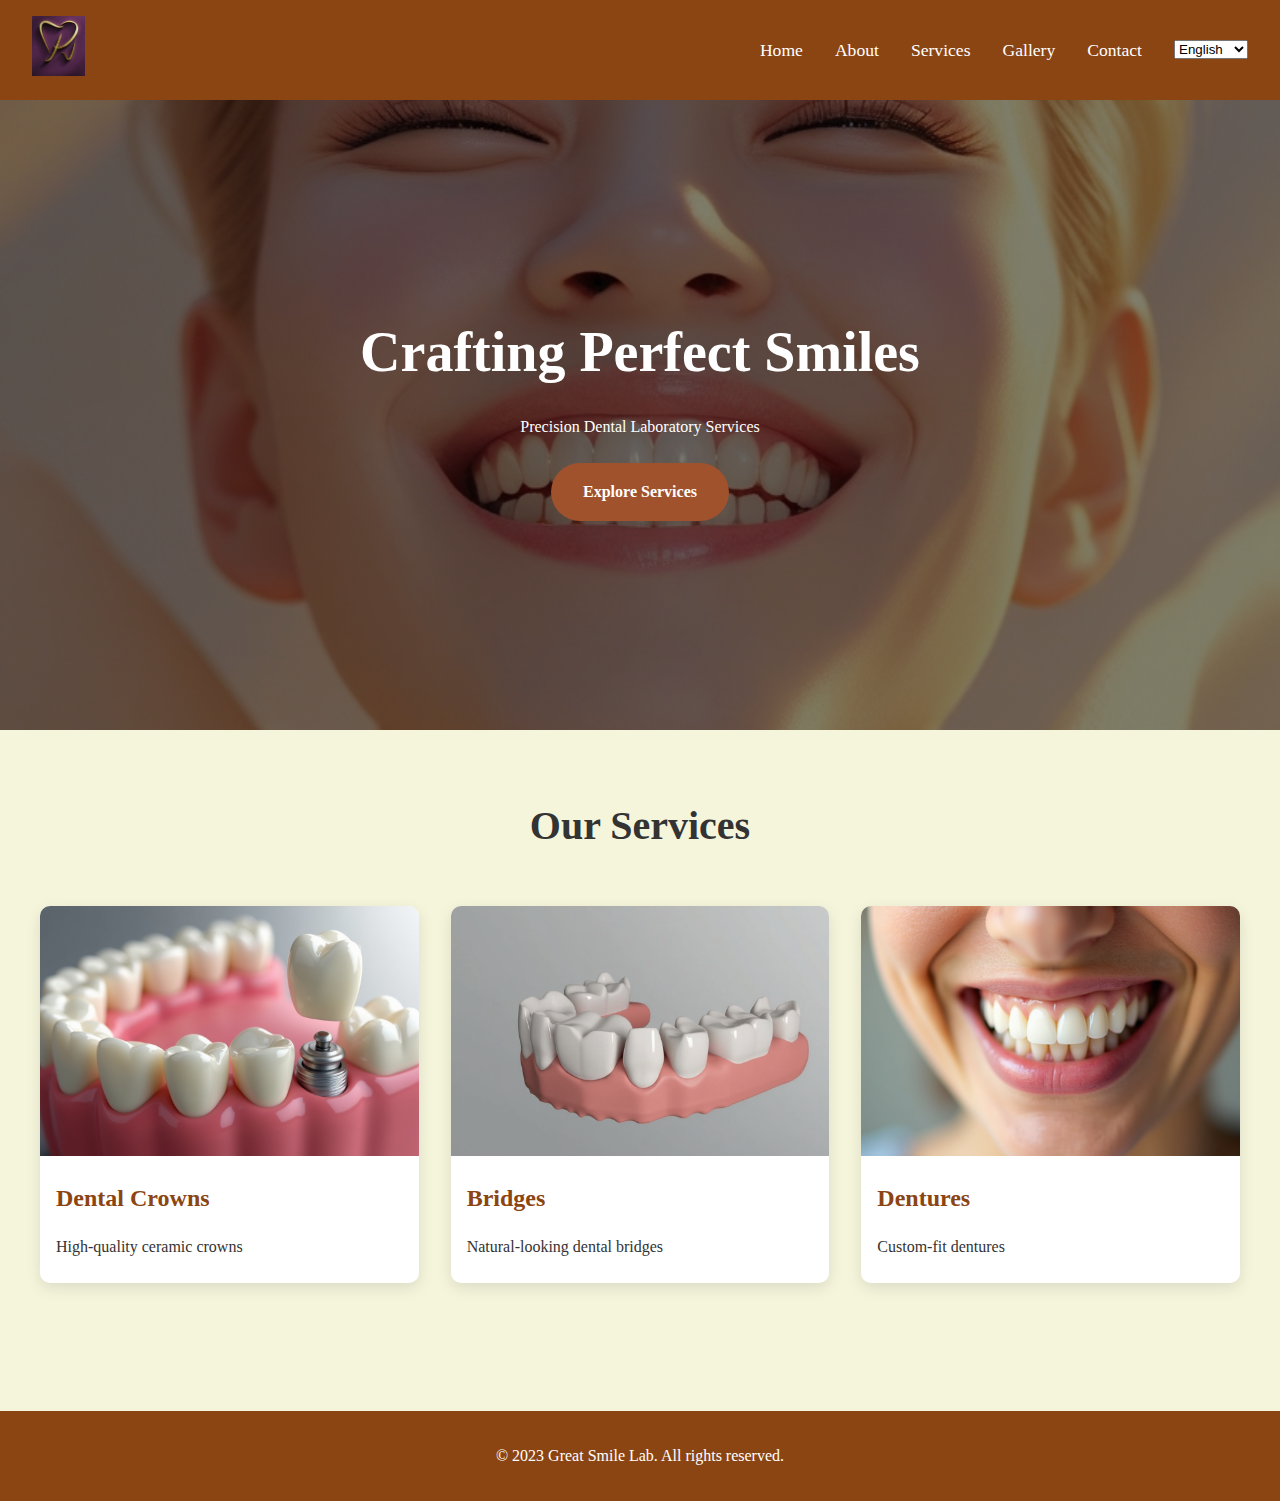
<file: index.html>
<!DOCTYPE html>
<html lang="en">
<head>
    <meta charset="UTF-8">
    <meta name="viewport" content="width=device-width, initial-scale=1.0">
    <title>Great Smile Lab</title>
    <link rel="stylesheet" href="css/styles.css">
</head>
<body>
    <header>
        <div class="logo">
            <img src="images/logo.png" alt="Great Smile Lab Logo">
        </div>
        <nav>
            <ul>
                <li><a href="index.html">Home</a></li>
                <li><a href="about.html">About</a></li>
                <li><a href="services.html">Services</a></li>
                <li><a href="gallery.html">Gallery</a></li>
                <li><a href="contact.html">Contact</a></li>
                <li>
                    <select id="language-switcher">
                        <option value="en">English</option>
                        <option value="ar">العربية</option>
                        <option value="sv">Svenska</option>
                        <option value="da">Dansk</option>
                    </select>
                </li>
            </ul>
        </nav>
    </header>

    <section class="hero">
        <div class="hero-content">
            <h1>Crafting Perfect Smiles</h1>
            <p>Precision Dental Laboratory Services</p>
            <a href="services.html" class="cta-button">Explore Services</a>
        </div>
    </section>

    <section class="services">
        <h2>Our Services</h2>
        <div class="services-grid">
            <div class="service-card">
                <img src="images/dental-crown.jpg" alt="Dental Crowns">
                <h3>Dental Crowns</h3>
                <p>High-quality ceramic crowns</p>
            </div>
            <div class="service-card">
                <img src="images/dental-bridge.jpg" alt="Dental Bridges">
                <h3>Bridges</h3>
                <p>Natural-looking dental bridges</p>
            </div>
            <div class="service-card">
                <img src="images/dentures.jpg" alt="Dentures">
                <h3>Dentures</h3>
                <p>Custom-fit dentures</p>
            </div>
        </div>
    </section>

    <footer>
        <p>&copy; 2023 Great Smile Lab. All rights reserved.</p>
    </footer>

    <script src="js/script.js"></script>
</body>
</html>
</file>
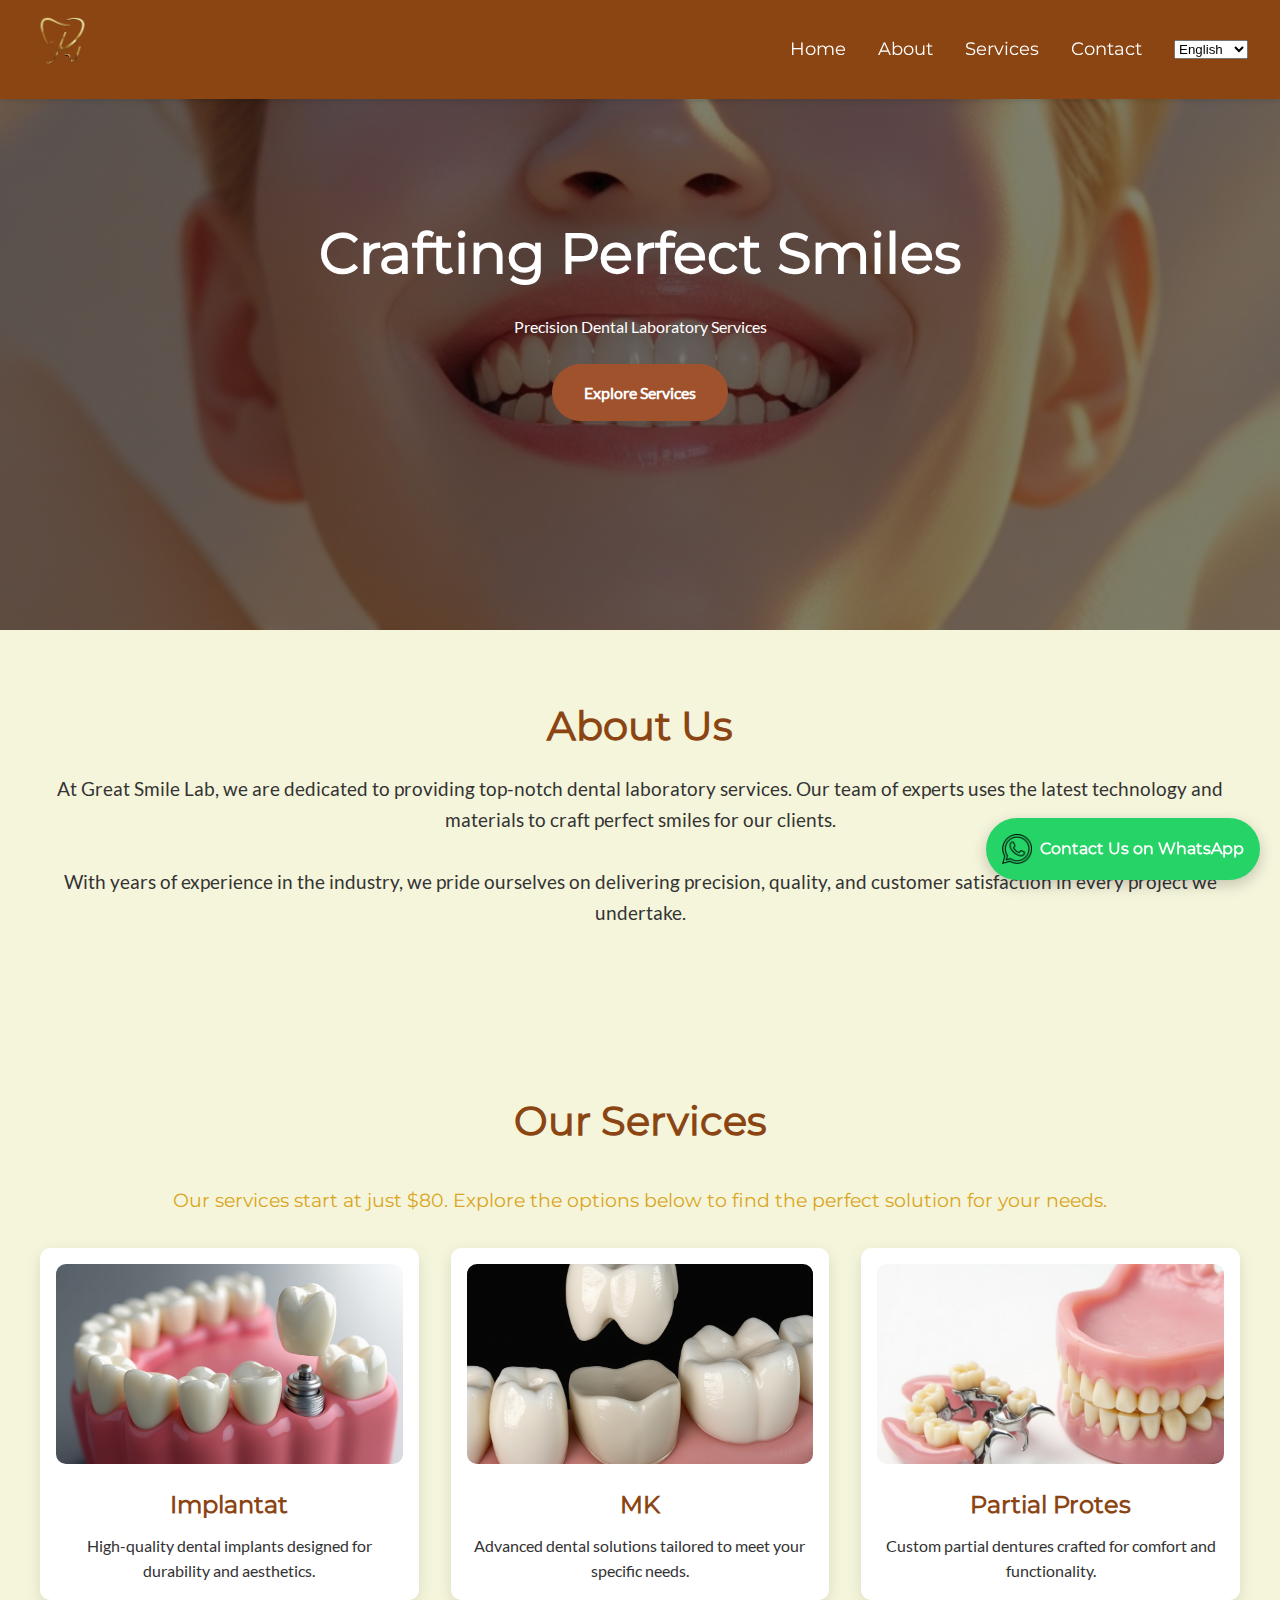
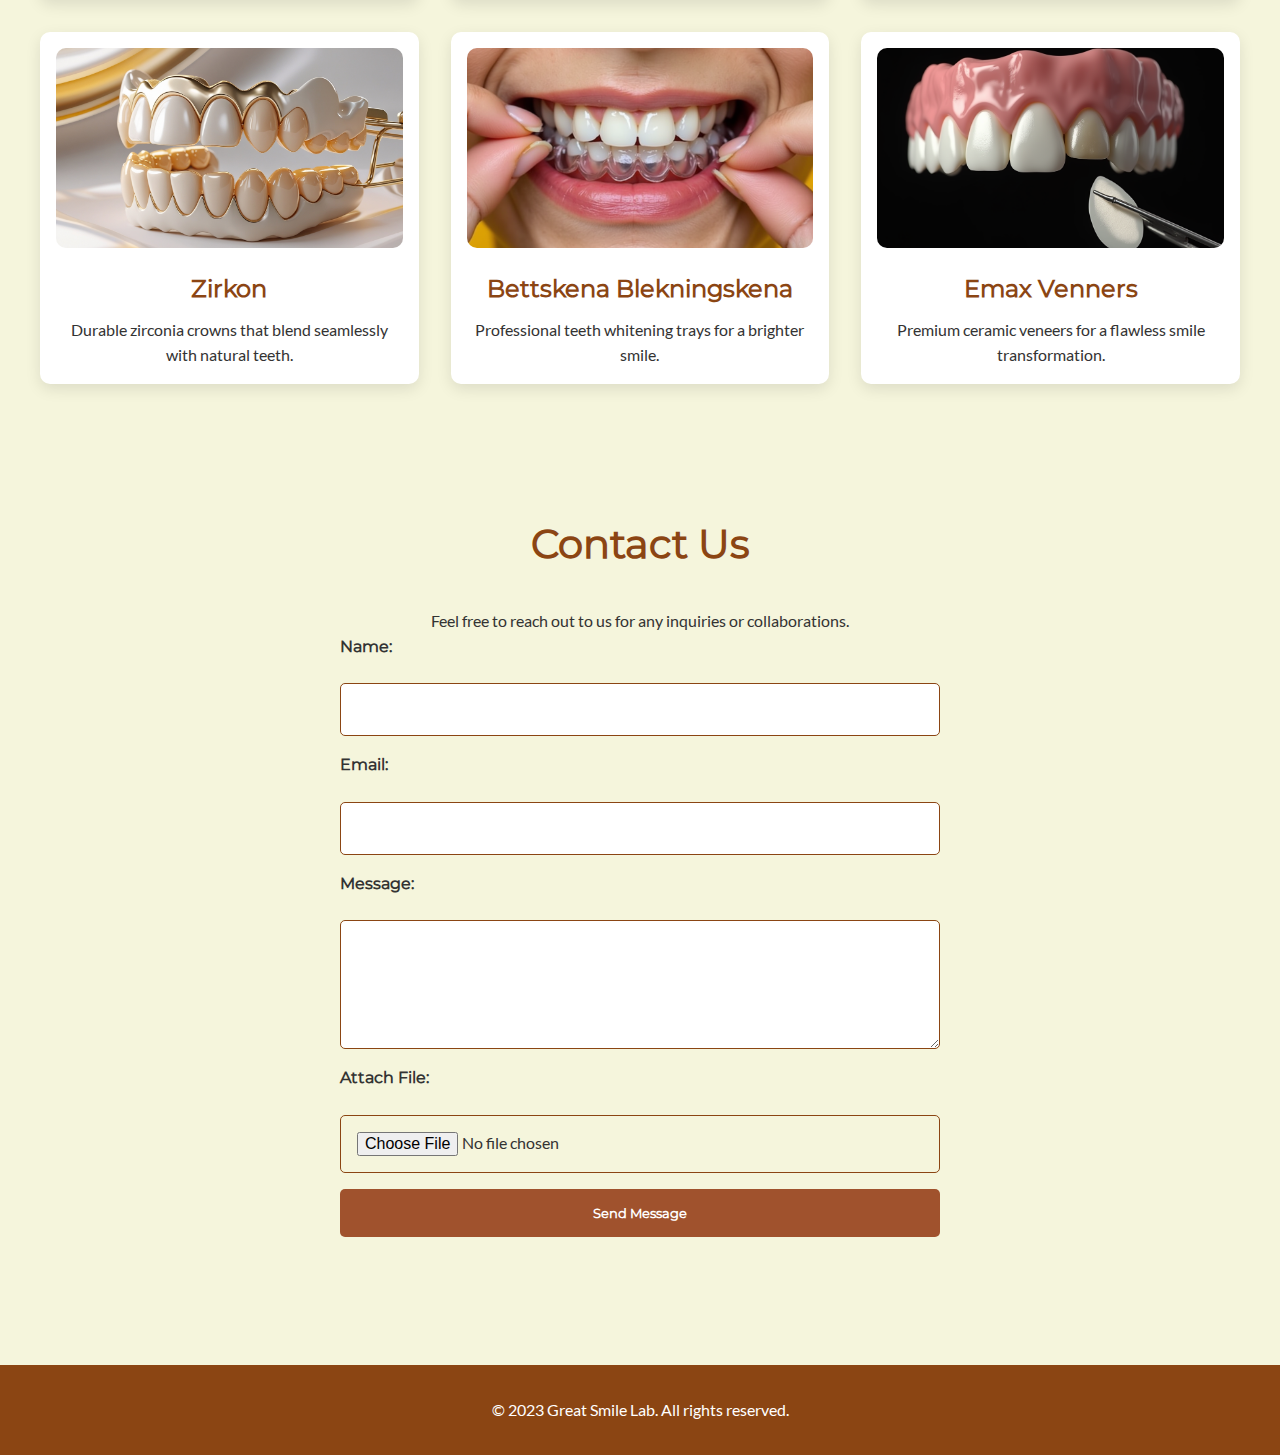
<file: greatsmilelab-main/index.html>
<!DOCTYPE html>
<html lang="en">
<head>
    <meta charset="UTF-8">
    <meta name="viewport" content="width=device-width, initial-scale=1.0">
    <title>Great Smile Lab</title>
    <link rel="stylesheet" href="css/styles.css">
    <link rel="icon" type="image/png" href="images/logo.png"> <!-- Favicon -->
</head>
<body>
    <!-- Header Section -->
    <header>
        <div class="logo">
            <img src="images/logo.png" alt="Great Smile Lab Logo">
        </div>
        <nav>
            <ul>
                <li><a href="#home">Home</a></li>
                <li><a href="#about">About</a></li>
                <li><a href="#services">Services</a></li>
                <li><a href="#contact">Contact</a></li>
                <li>
                    <select id="language-switcher">
                        <option value="en">English</option>
                        <option value="ar">العربية</option>
                        <option value="sv">Svenska</option>
                        <option value="da">Dansk</option>
                    </select>
                </li>
            </ul>
        </nav>
    </header>

    <!-- Hero Section with Background Image -->
    <section id="home" class="hero">
        <div class="hero-content">
            <h1>Crafting Perfect Smiles</h1>
            <p>Precision Dental Laboratory Services</p>
            <a href="#services" class="cta-button">Explore Services</a>
        </div>
    </section>

    <!-- About Section -->
    <section id="about" class="about">
        <h2>About Us</h2>
        <p>At Great Smile Lab, we are dedicated to providing top-notch dental laboratory services. Our team of experts uses the latest technology and materials to craft perfect smiles for our clients.</p>
        <p>With years of experience in the industry, we pride ourselves on delivering precision, quality, and customer satisfaction in every project we undertake.</p>
    </section>

    <!-- Services Section -->
    <section id="services" class="services">
        <h2>Our Services</h2>
        <p class="price-note">Our services start at just $80. Explore the options below to find the perfect solution for your needs.</p>
        <div class="services-grid">
            <div class="service-card">
                <img src="images/implantat.jpg" alt="Implantat">
                <h3>Implantat</h3>
                <p>High-quality dental implants designed for durability and aesthetics.</p>
            </div>
            <div class="service-card">
                <img src="images/mk.jpg" alt="MK">
                <h3>MK</h3>
                <p>Advanced dental solutions tailored to meet your specific needs.</p>
            </div>
            <div class="service-card">
                <img src="images/partial_protes.jpg" alt="Partial Protes">
                <h3>Partial Protes</h3>
                <p>Custom partial dentures crafted for comfort and functionality.</p>
            </div>
            <div class="service-card">
                <img src="images/zirkon.jpg" alt="Zirkon">
                <h3>Zirkon</h3>
                <p>Durable zirconia crowns that blend seamlessly with natural teeth.</p>
            </div>
            <div class="service-card">
                <img src="images/Bettskena-blekningskena.jpg" alt="Bettskena Blekningskena">
                <h3>Bettskena Blekningskena</h3>
                <p>Professional teeth whitening trays for a brighter smile.</p>
            </div>
            <div class="service-card">
                <img src="images/emax-venner.jpg" alt="Emax Venners">
                <h3>Emax Venners</h3>
                <p>Premium ceramic veneers for a flawless smile transformation.</p>
            </div>
        </div>
    </section>

    <!-- Contact Section -->
    <section id="contact" class="contact-section">
        <h2>Contact Us</h2>
        <p>Feel free to reach out to us for any inquiries or collaborations.</p>
        <form action="#" method="POST" enctype="multipart/form-data">
            <label for="name">Name:</label>
            <input type="text" id="name" name="name" required>
            
            <label for="email">Email:</label>
            <input type="email" id="email" name="email" required>
            
            <label for="message">Message:</label>
            <textarea id="message" name="message" rows="5" required></textarea>
            
            <label for="file">Attach File:</label>
            <input type="file" id="file" name="file">
            
            <button type="submit">Send Message</button>
        </form>
    </section>

    <!-- WhatsApp Floating Button -->
    <a href="https://wa.me/46737012177" target="_blank" class="whatsapp-button">
        <img src="images/whatsapp-icon.png" alt="WhatsApp">
        <span>Contact Us on WhatsApp</span>
    </a>

    <!-- Footer Section -->
    <footer>
        <p>&copy; 2023 Great Smile Lab. All rights reserved.</p>
    </footer>
    <script src="js/script.js"></script>
</body>
</html>
</file>
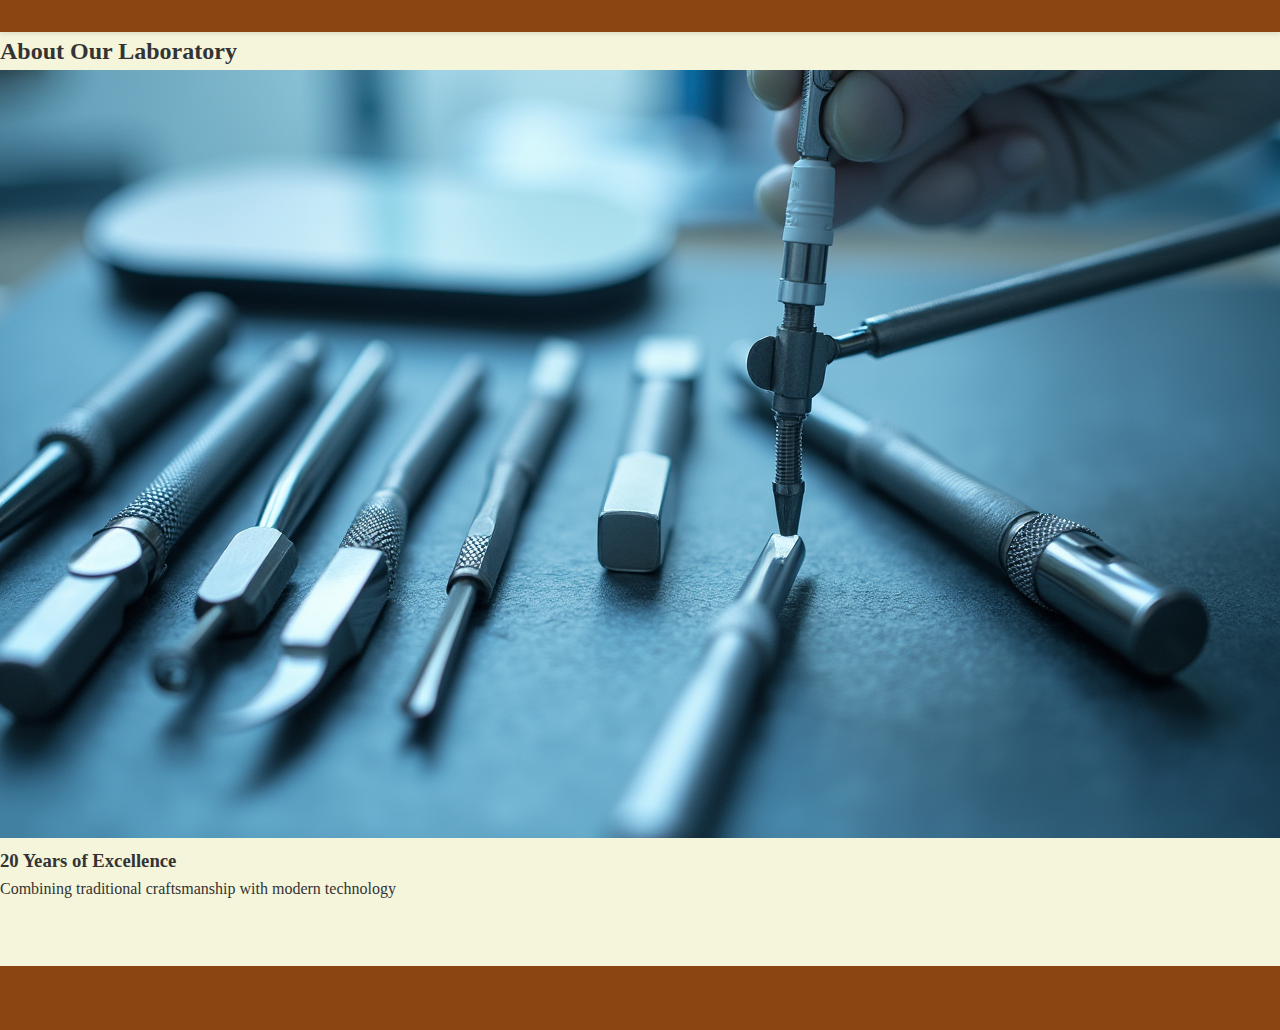
<file: about.html>
<!DOCTYPE html>
<html lang="en">
<head>
    <meta charset="UTF-8">
    <meta name="viewport" content="width=device-width, initial-scale=1.0">
    <title>About Us - Great Smile Lab</title>
    <link rel="stylesheet" href="css/styles.css">
</head>
<body>
    <header>
        <!-- نفس الهيدر كما في الصفحة الرئيسية -->
    </header>

    <section class="about">
        <h2>About Our Laboratory</h2>
        <div class="about-content">
            <img src="images/lab-equipment.jpg" alt="Our Laboratory">
            <div class="text-content">
                <h3>20 Years of Excellence</h3>
                <p>Combining traditional craftsmanship with modern technology</p>
            </div>
        </div>
    </section>

    <footer>
        <!-- نفس الفوتر -->
    </footer>
</body>
</html>
</file>
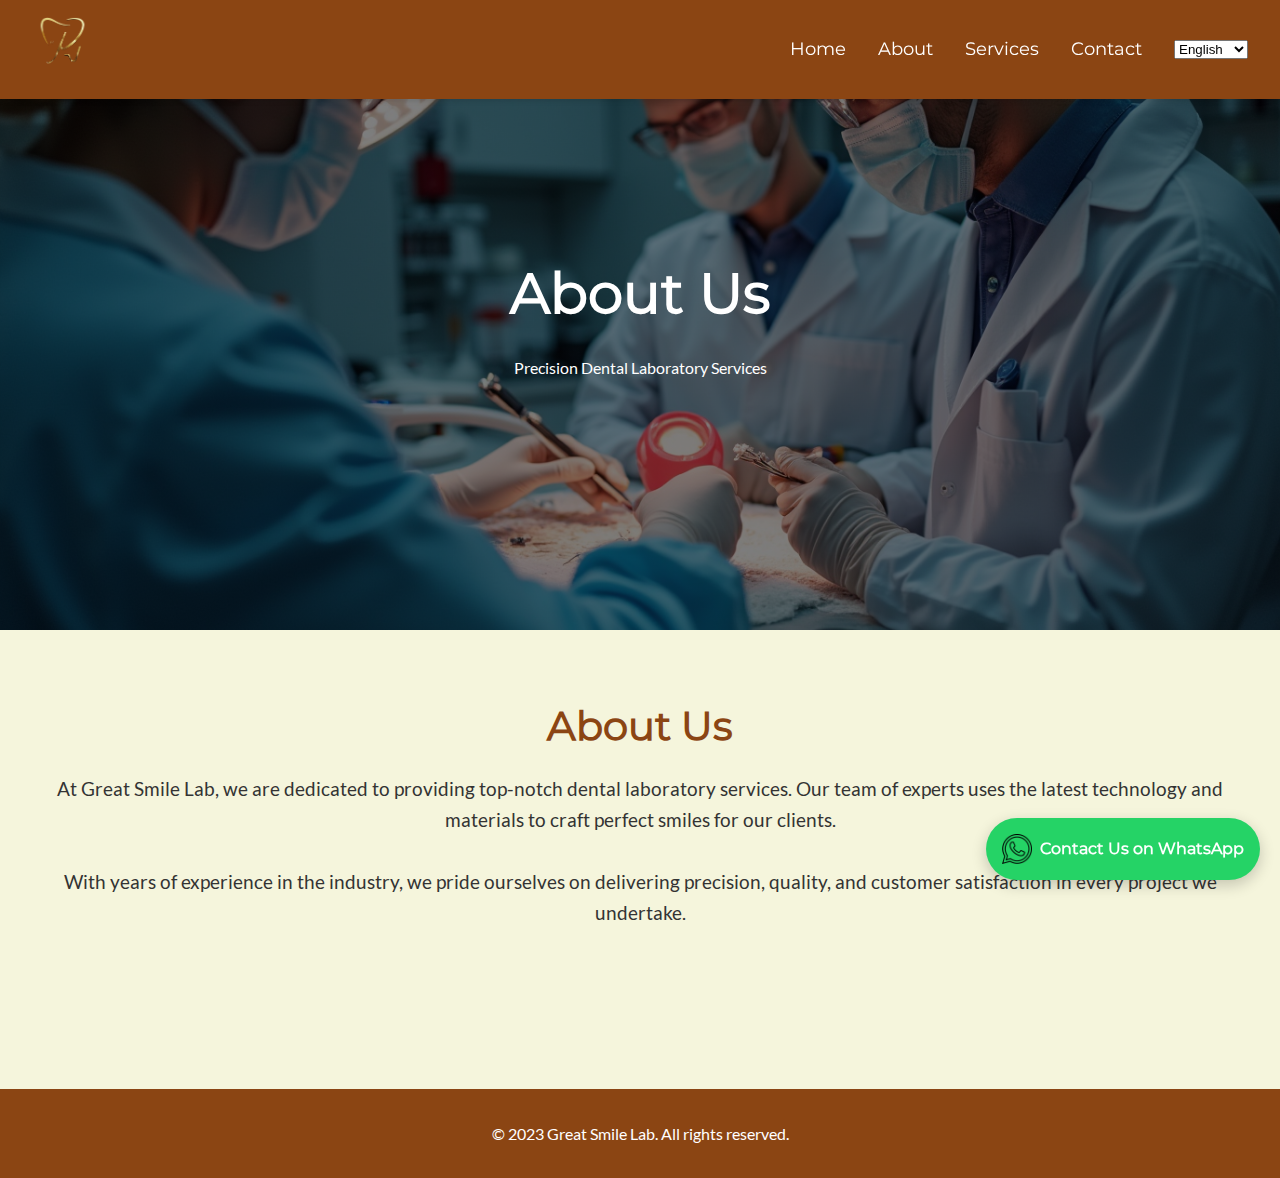
<file: greatsmilelab-main/about.html>
<!DOCTYPE html>
<html lang="en">
<head>
    <meta charset="UTF-8">
    <meta name="viewport" content="width=device-width, initial-scale=1.0">
    <title>About Us - Great Smile Lab</title>
    <link rel="stylesheet" href="css/styles.css">
    <link rel="icon" type="image/png" href="images/logo.png"> <!-- Favicon -->
</head>
<body>
    <!-- Header Section -->
    <header>
        <div class="logo">
            <img src="images/logo.png" alt="Great Smile Lab Logo">
        </div>
        <nav>
            <ul>
                <li><a href="index.html">Home</a></li>
                <li><a href="about.html">About</a></li>
                <li><a href="services.html">Services</a></li>
                <li><a href="contact.html">Contact</a></li>
                <li>
                    <select id="language-switcher">
                        <option value="en">English</option>
                        <option value="ar">العربية</option>
                        <option value="sv">Svenska</option>
                        <option value="da">Dansk</option>
                    </select>
                </li>
            </ul>
        </nav>
    </header>

    <!-- Hero Section with Background Image -->
    <section class="hero about-hero">
        <div class="hero-content">
            <h1>About Us</h1>
            <p>Precision Dental Laboratory Services</p>
        </div>
    </section>

    <!-- About Section -->
    <section id="about" class="about">
        <h2>About Us</h2>
        <p>At Great Smile Lab, we are dedicated to providing top-notch dental laboratory services. Our team of experts uses the latest technology and materials to craft perfect smiles for our clients.</p>
        <p>With years of experience in the industry, we pride ourselves on delivering precision, quality, and customer satisfaction in every project we undertake.</p>
    </section>

    <!-- WhatsApp Floating Button -->
    <a href="https://wa.me/46737012177" target="_blank" class="whatsapp-button">
        <img src="images/whatsapp-icon.png" alt="WhatsApp">
        <span>Contact Us on WhatsApp</span>
    </a>

    <!-- Footer Section -->
    <footer>
        <p>&copy; 2023 Great Smile Lab. All rights reserved.</p>
    </footer>
    <script src="js/script.js"></script>
</body>
</html>
</file>
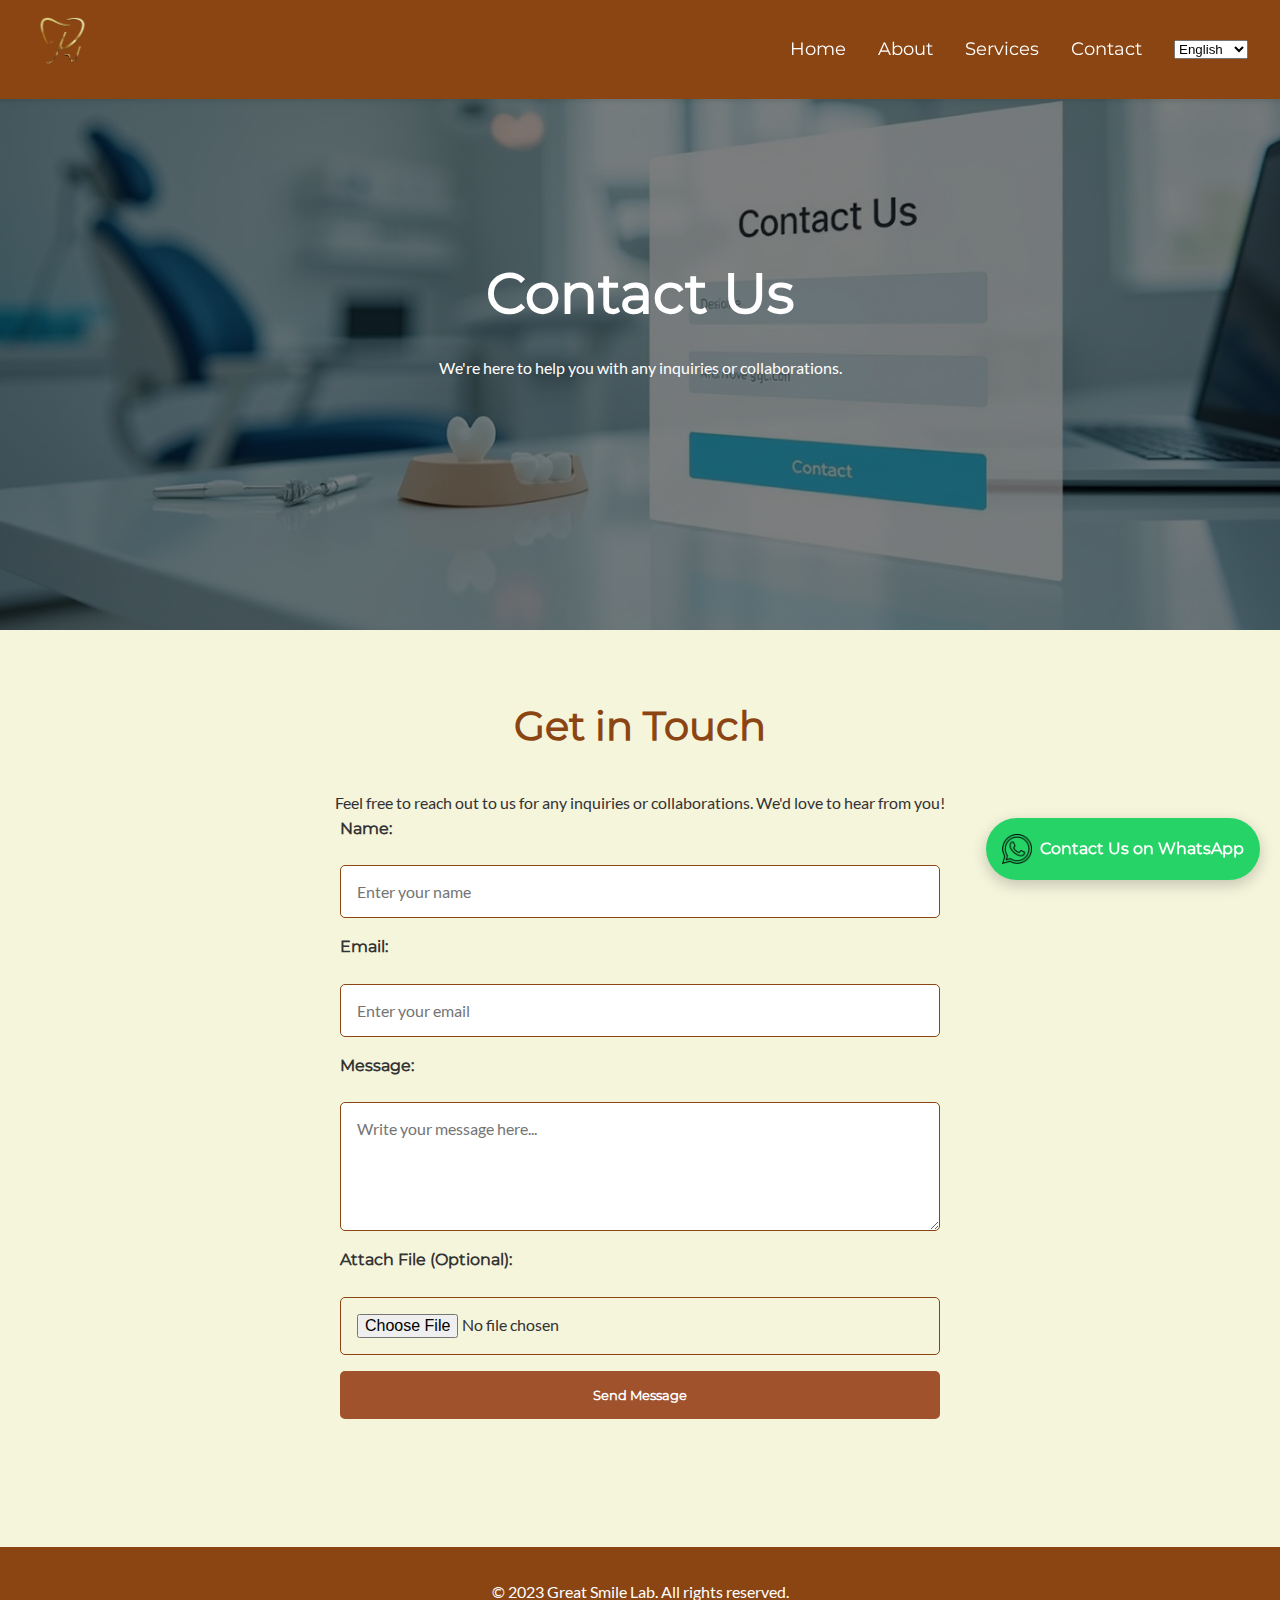
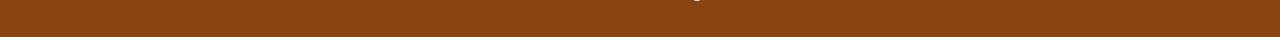
<file: greatsmilelab-main/contact.html>
<!DOCTYPE html>
<html lang="en">
<head>
    <meta charset="UTF-8">
    <meta name="viewport" content="width=device-width, initial-scale=1.0">
    <title>Contact Us - Great Smile Lab</title>
    <link rel="stylesheet" href="css/styles.css">
    <link rel="icon" type="image/png" href="images/logo.png"> <!-- Favicon -->
</head>
<body>
    <!-- Header Section -->
    <header>
        <div class="logo">
            <img src="images/logo.png" alt="Great Smile Lab Logo">
        </div>
        <nav>
            <ul>
                <li><a href="index.html">Home</a></li>
                <li><a href="about.html">About</a></li>
                <li><a href="services.html">Services</a></li>
                <li><a href="contact.html">Contact</a></li>
                <li>
                    <select id="language-switcher">
                        <option value="en">English</option>
                        <option value="ar">العربية</option>
                        <option value="sv">Svenska</option>
                        <option value="da">Dansk</option>
                    </select>
                </li>
            </ul>
        </nav>
    </header>

    <!-- Hero Section with Background Image -->
    <section class="hero contact-hero">
        <div class="hero-content">
            <h1>Contact Us</h1>
            <p>We're here to help you with any inquiries or collaborations.</p>
        </div>
    </section>

    <!-- Contact Section -->
    <section id="contact" class="contact-section">
        <h2>Get in Touch</h2>
        <p>Feel free to reach out to us for any inquiries or collaborations. We'd love to hear from you!</p>
        <form action="#" method="POST" enctype="multipart/form-data">
            <label for="name">Name:</label>
            <input type="text" id="name" name="name" required placeholder="Enter your name">

            <label for="email">Email:</label>
            <input type="email" id="email" name="email" required placeholder="Enter your email">

            <label for="message">Message:</label>
            <textarea id="message" name="message" rows="5" required placeholder="Write your message here..."></textarea>

            <label for="file">Attach File (Optional):</label>
            <input type="file" id="file" name="file">

            <button type="submit">Send Message</button>
        </form>
    </section>

    <!-- WhatsApp Floating Button -->
    <a href="https://wa.me/46737012177" target="_blank" class="whatsapp-button">
        <img src="images/whatsapp-icon.png" alt="WhatsApp">
        <span>Contact Us on WhatsApp</span>
    </a>

    <!-- Footer Section -->
    <footer>
        <p>&copy; 2023 Great Smile Lab. All rights reserved.</p>
    </footer>
    <script src="js/script.js"></script>
</body>
</html>
</file>
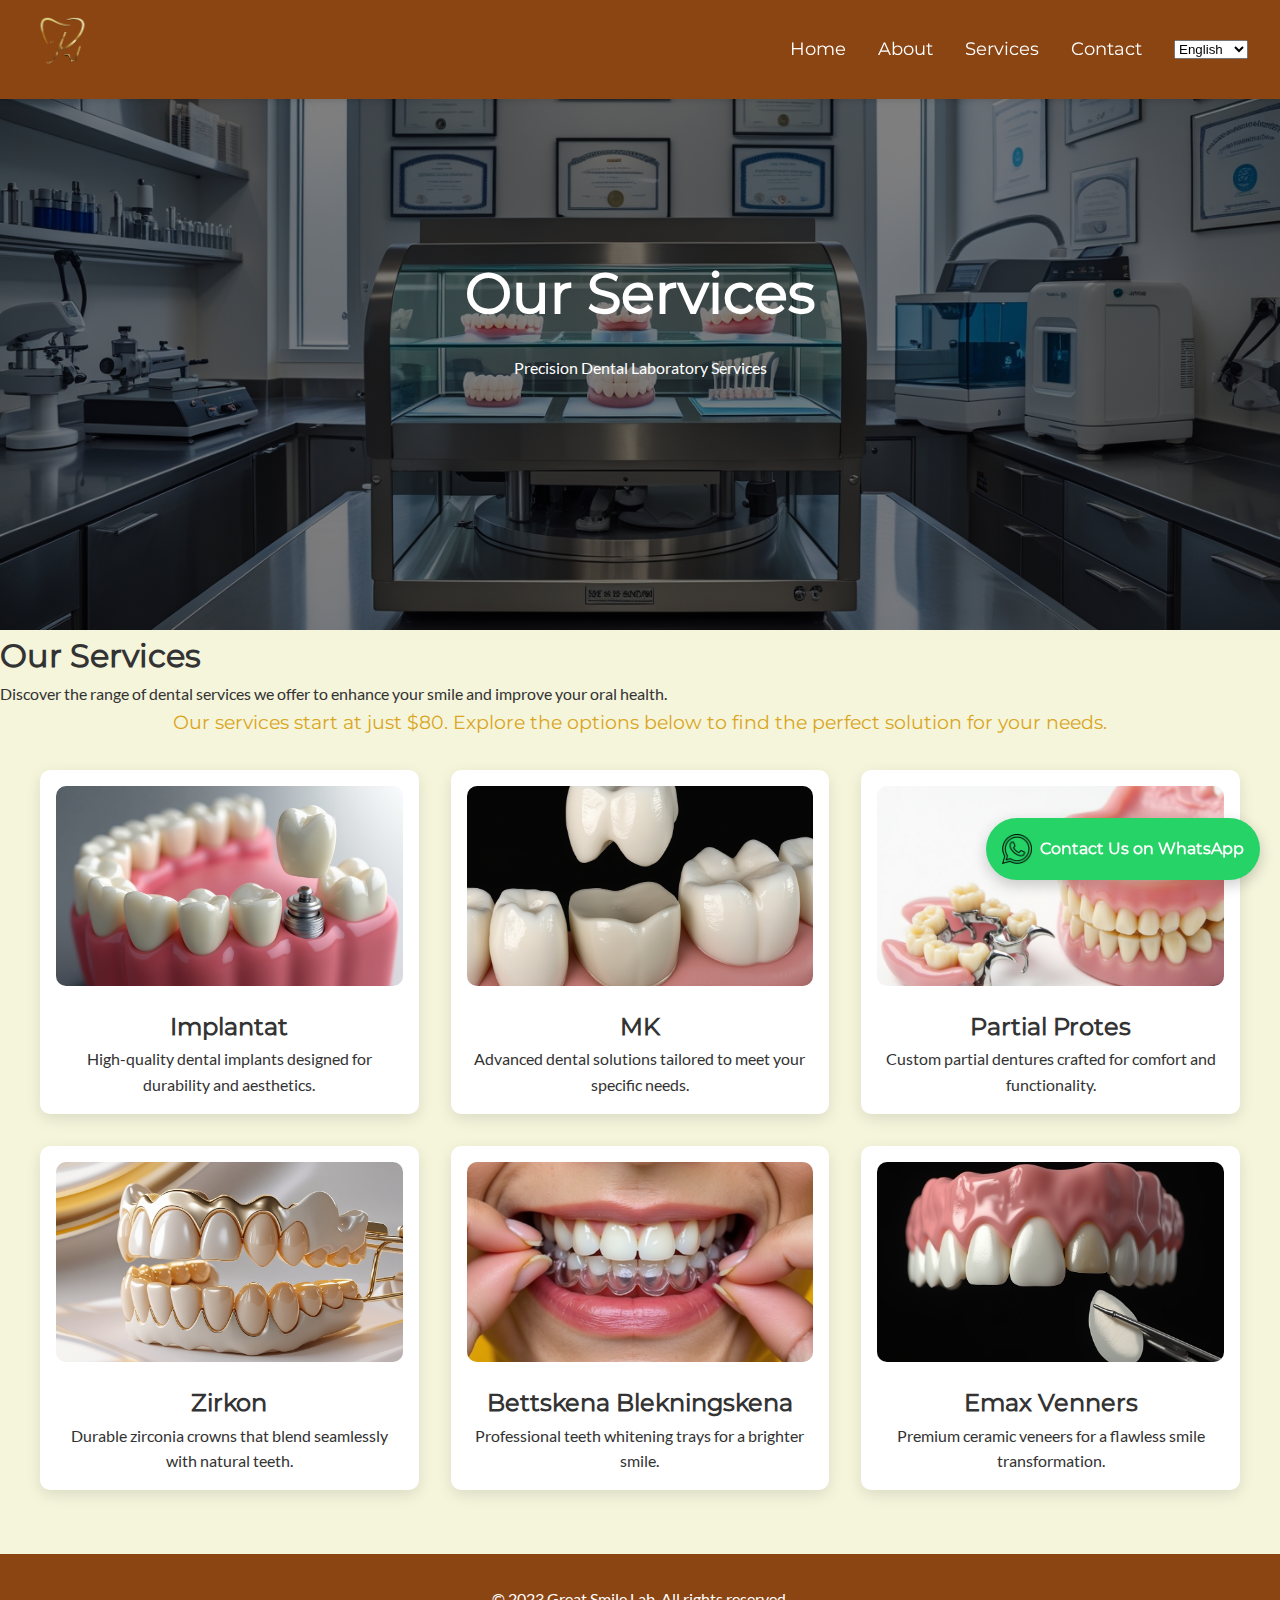
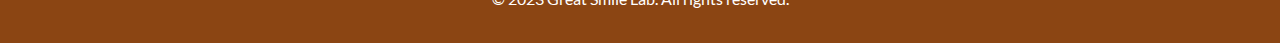
<file: greatsmilelab-main/services.html>
<!DOCTYPE html>
<html lang="en">
<head>
    <meta charset="UTF-8">
    <meta name="viewport" content="width=device-width, initial-scale=1.0">
    <title>Our Services - Great Smile Lab</title>
    <link rel="stylesheet" href="css/styles.css">
    <link rel="icon" type="image/png" href="images/logo.png"> <!-- Favicon -->
</head>
<body>
    <!-- Header Section -->
    <header>
        <div class="logo">
            <img src="images/logo.png" alt="Great Smile Lab Logo">
        </div>
        <nav>
            <ul>
                <li><a href="index.html">Home</a></li>
                <li><a href="about.html">About</a></li>
                <li><a href="services.html">Services</a></li>
                <li><a href="contact.html">Contact</a></li>
                <li>
                    <select id="language-switcher">
                        <option value="en">English</option>
                        <option value="ar">العربية</option>
                        <option value="sv">Svenska</option>
                        <option value="da">Dansk</option>
                    </select>
                </li>
            </ul>
        </nav>
    </header>

    <!-- Hero Section with Background Image -->
    <section class="hero services-hero">
        <div class="hero-content">
            <h1>Our Services</h1>
            <p>Precision Dental Laboratory Services</p>
        </div>
    </section>

    <!-- Services Section -->
    <section class="services-grid-section">
        <h1>Our Services</h1>
        <p class="intro-text">Discover the range of dental services we offer to enhance your smile and improve your oral health.</p>
        <p class="price-note">Our services start at just $80. Explore the options below to find the perfect solution for your needs.</p>
        <div class="services-grid">
            <!-- Service 1: Implantat -->
            <div class="service-card">
                <img src="images/implantat.jpg" alt="Implantat">
                <div class="service-content">
                    <h2>Implantat</h2>
                    <p>High-quality dental implants designed for durability and aesthetics.</p>
                </div>
            </div>

            <!-- Service 2: MK -->
            <div class="service-card">
                <img src="images/mk.jpg" alt="MK">
                <div class="service-content">
                    <h2>MK</h2>
                    <p>Advanced dental solutions tailored to meet your specific needs.</p>
                </div>
            </div>

            <!-- Service 3: Partial Protes -->
            <div class="service-card">
                <img src="images/partial_protes.jpg" alt="Partial Protes">
                <div class="service-content">
                    <h2>Partial Protes</h2>
                    <p>Custom partial dentures crafted for comfort and functionality.</p>
                </div>
            </div>

            <!-- Service 4: Zirkon -->
            <div class="service-card">
                <img src="images/zirkon.jpg" alt="Zirkon">
                <div class="service-content">
                    <h2>Zirkon</h2>
                    <p>Durable zirconia crowns that blend seamlessly with natural teeth.</p>
                </div>
            </div>

            <!-- Service 5: Bettskena Blekningskena -->
            <div class="service-card">
                <img src="images/Bettskena-blekningskena.jpg" alt="Bettskena Blekningskena">
                <div class="service-content">
                    <h2>Bettskena Blekningskena</h2>
                    <p>Professional teeth whitening trays for a brighter smile.</p>
                </div>
            </div>

            <!-- Service 6: Emax Venners -->
            <div class="service-card">
                <img src="images/emax-venner.jpg" alt="Emax Venners">
                <div class="service-content">
                    <h2>Emax Venners</h2>
                    <p>Premium ceramic veneers for a flawless smile transformation.</p>
                </div>
            </div>
        </div>
    </section>

    <!-- WhatsApp Floating Button -->
    <a href="https://wa.me/46737012177" target="_blank" class="whatsapp-button">
        <img src="images/whatsapp-icon.png" alt="WhatsApp">
        <span>Contact Us on WhatsApp</span>
    </a>

    <!-- Footer Section -->
    <footer>
        <p>&copy; 2023 Great Smile Lab. All rights reserved.</p>
    </footer>
    <script src="js/script.js"></script>
</body>
</html>
</file>
<file: css/styles.css>
:root {
    --primary-color: #8B4513;
    --secondary-color: #A0522D;
    --accent-color: #DAA520;
    --text-dark: #333333;
    --text-light: #FFFFFF;
    --background: #F5F5DC;
}

* {
    margin: 0;
    padding: 0;
    box-sizing: border-box;
}

body {
    font-family: 'Georgia', serif;
    background-color: var(--background);
    color: var(--text-dark);
    line-height: 1.6;
}

/* Header Styles */
header {
    background: var(--primary-color);
    padding: 1rem 2rem;
    display: flex;
    justify-content: space-between;
    align-items: center;
    box-shadow: 0 2px 5px rgba(0,0,0,0.1);
}

.logo img {
    height: 60px;
    transition: transform 0.3s ease;
}

nav ul {
    display: flex;
    gap: 2rem;
    list-style: none;
}

nav a {
    color: var(--text-light);
    text-decoration: none;
    font-size: 1.1rem;
    transition: color 0.3s ease;
}

nav a:hover {
    color: var(--accent-color);
}

/* Hero Section */
.hero {
    background: linear-gradient(rgba(0,0,0,0.5), rgba(0,0,0,0.5)), 
                url('../images/hero-image.jpg') center/cover;
    height: 70vh;
    display: flex;
    align-items: center;
    justify-content: center;
    text-align: center;
    color: var(--text-light);
    padding: 2rem;
}

.hero-content h1 {
    font-size: 3.5rem;
    margin-bottom: 1rem;
}

.cta-button {
    display: inline-block;
    background: var(--secondary-color);
    color: var(--text-light);
    padding: 1rem 2rem;
    border-radius: 30px;
    text-decoration: none;
    font-weight: bold;
    transition: all 0.3s ease;
    margin-top: 1.5rem;
}

.cta-button:hover {
    background: var(--accent-color);
    transform: translateY(-3px);
}

/* Services Section */
.services {
    padding: 4rem 2rem;
}

.services h2 {
    text-align: center;
    font-size: 2.5rem;
    margin-bottom: 3rem;
}

.services-grid {
    display: grid;
    grid-template-columns: repeat(auto-fit, minmax(300px, 1fr));
    gap: 2rem;
    max-width: 1200px;
    margin: 0 auto;
}

.service-card {
    background: var(--text-light);
    border-radius: 10px;
    overflow: hidden;
    box-shadow: 0 5px 15px rgba(0,0,0,0.1);
    transition: transform 0.3s ease;
}

.service-card:hover {
    transform: translateY(-10px);
}

.service-card img {
    width: 100%;
    height: 250px;
    object-fit: cover;
}

.service-card h3 {
    font-size: 1.5rem;
    padding: 1rem;
    color: var(--primary-color);
}

.service-card p {
    padding: 0 1rem 1.5rem;
    color: var(--text-dark);
}

/* Footer */
footer {
    background: var(--primary-color);
    color: var(--text-light);
    text-align: center;
    padding: 2rem;
    margin-top: 4rem;
}

@media (max-width: 768px) {
    .hero-content h1 {
        font-size: 2.5rem;
    }
    
    .services-grid {
        grid-template-columns: 1fr;
    }
    
    nav ul {
        flex-direction: column;
        gap: 1rem;
    }
}
</file>
<file: greatsmilelab-main/css/styles.css>
/* Root Variables */
:root {
    --primary-color: #8B4513; /* Brown */
    --secondary-color: #A0522D; /* Saddle Brown */
    --accent-color: #DAA520; /* Golden Rod */
    --text-dark: #333333; /* Dark Text */
    --text-light: #FFFFFF; /* Light Text */
    --background: #F5F5DC; /* Beige Background */
}

/* Global Reset */
* {
    margin: 0;
    padding: 0;
    box-sizing: border-box;
}

/* Define Custom Fonts */
@font-face {
    font-family: 'Montserrat';
    src: url('../fonts/Montserrat-Regular.ttf') format('truetype');
}

@font-face {
    font-family: 'Tajawal';
    src: url('../fonts/Tajawal-Regular.ttf') format('truetype');
}

@font-face {
    font-family: 'Amiri';
    src: url('../fonts/Amiri-Regular.ttf') format('truetype');
}

@font-face {
    font-family: 'Cairo';
    src: url('../fonts/Cairo-Regular.ttf') format('truetype');
}

@font-face {
    font-family: 'Lato';
    src: url('../fonts/Lato-Regular.ttf') format('truetype');
}

/* Global Styles */
body {
    font-family: 'Lato', sans-serif;
    background-color: var(--background);
    color: var(--text-dark);
    line-height: 1.6;
    scroll-behavior: smooth; /* Smooth scrolling */
}

h1, h2, h3, h4, h5, h6 {
    font-family: 'Montserrat', sans-serif;
}

p, li, a {
    font-family: 'Lato', sans-serif;
}

.arabic-text {
    font-family: 'Tajawal', sans-serif;
}

/* Header Styles */
header {
    background: var(--primary-color);
    padding: 1rem 2rem;
    display: flex;
    justify-content: space-between;
    align-items: center;
    box-shadow: 0 2px 5px rgba(0, 0, 0, 0.1);
    position: fixed;
    width: 100%;
    top: 0;
    z-index: 1000;
}

nav ul {
    display: flex;
    gap: 2rem;
    list-style: none;
}

nav a {
    color: var(--text-light);
    text-decoration: none;
    font-size: 1.1rem;
    font-family: 'Montserrat', sans-serif;
    transition: color 0.3s ease;
}

nav a:hover {
    color: var(--accent-color);
}

.logo img {
    height: 60px;
    transition: transform 0.3s ease;
}

.logo img:hover {
    transform: scale(1.1);
}

/* Hero Section */
.hero {
    height: 70vh;
    display: flex;
    align-items: center;
    justify-content: center;
    text-align: center;
    color: var(--text-light);
    padding: 2rem;
}

.hero {
    background: linear-gradient(rgba(0, 0, 0, 0.5), rgba(0, 0, 0, 0.5)),
                url('../images/hero-image.jpg') center/cover;
}

.services-hero {
    background: linear-gradient(rgba(0, 0, 0, 0.5), rgba(0, 0, 0, 0.5)),
                url('../images/services-background.jpg') center/cover;
}

.about-hero {
    background: linear-gradient(rgba(0, 0, 0, 0.5), rgba(0, 0, 0, 0.5)),
                url('../images/about-background.jpg') center/cover;
}

.contact-hero {
    background: linear-gradient(rgba(0, 0, 0, 0.5), rgba(0, 0, 0, 0.5)),
                url('../images/contact-background.jpg') center/cover;
}

.hero-content h1 {
    font-size: 3.5rem;
    margin-bottom: 1rem;
}

.cta-button {
    display: inline-block;
    background: var(--secondary-color);
    color: var(--text-light);
    padding: 1rem 2rem;
    border-radius: 30px;
    text-decoration: none;
    font-weight: bold;
    transition: all 0.3s ease;
    margin-top: 1.5rem;
}

.cta-button:hover {
    background: var(--accent-color);
    transform: translateY(-3px);
}

/* Price Note Styles */
.price-note {
    font-family: 'Montserrat', sans-serif;
    font-size: 1.2rem;
    color: var(--accent-color);
    margin-bottom: 2rem;
    text-align: center;
}

/* About Section */
.about {
    padding: 4rem 2rem;
    text-align: center;
}

.about h2 {
    font-size: 2.5rem;
    margin-bottom: 1rem;
    color: var(--primary-color);
}

.about p {
    font-family: 'Lato', sans-serif;
    font-size: 1.2rem;
    color: var(--text-dark);
    margin-bottom: 2rem;
}

/* Services Section */
.services {
    padding: 4rem 2rem;
    text-align: center;
}

.services h2 {
    font-size: 2.5rem;
    margin-bottom: 2rem;
    color: var(--primary-color);
}

.services-grid {
    display: grid;
    grid-template-columns: repeat(auto-fit, minmax(300px, 1fr));
    gap: 2rem;
    max-width: 1200px;
    margin: 0 auto;
}

.service-card {
    background: var(--text-light);
    border-radius: 10px;
    overflow: hidden;
    box-shadow: 0 5px 15px rgba(0, 0, 0, 0.1);
    transition: transform 0.3s ease, box-shadow 0.3s ease;
    text-align: center;
    padding: 1rem;
}

.service-card:hover {
    transform: translateY(-10px);
    box-shadow: 0 10px 25px rgba(0, 0, 0, 0.2);
}

.service-card img {
    width: 100%;
    height: 200px;
    object-fit: cover;
    border-radius: 10px;
    margin-bottom: 1rem;
    transition: transform 0.3s ease;
}

.service-card img:hover {
    transform: scale(1.1);
}

.service-card h3 {
    font-family: 'Montserrat', sans-serif;
    font-size: 1.5rem;
    color: var(--primary-color);
    margin-bottom: 0.5rem;
}

.service-card p {
    font-family: 'Lato', sans-serif;
    font-size: 1rem;
    line-height: 1.6;
    color: var(--text-dark);
}

/* Contact Section */
.contact-section {
    padding: 4rem 2rem;
    text-align: center;
}

.contact-section h2 {
    font-size: 2.5rem;
    margin-bottom: 2rem;
    color: var(--primary-color);
}

.contact-section form {
    max-width: 600px;
    margin: 0 auto;
    display: flex;
    flex-direction: column;
    gap: 1rem;
}

.contact-section label {
    font-family: 'Montserrat', sans-serif;
    font-weight: bold;
    text-align: left;
    display: block;
    margin-bottom: 0.5rem;
}

.contact-section input,
.contact-section textarea {
    padding: 1rem;
    border: 1px solid var(--primary-color);
    border-radius: 5px;
    font-family: 'Lato', sans-serif;
    font-size: 1rem;
    transition: border-color 0.3s ease;
}

.contact-section input:focus,
.contact-section textarea:focus {
    border-color: var(--accent-color);
    outline: none;
}

.contact-section button {
    background: var(--secondary-color);
    color: var(--text-light);
    padding: 1rem;
    border: none;
    border-radius: 5px;
    font-family: 'Montserrat', sans-serif;
    font-weight: bold;
    cursor: pointer;
    transition: background 0.3s ease;
}

.contact-section button:hover {
    background: var(--accent-color);
}

/* WhatsApp Floating Button */
.whatsapp-button {
    position: fixed;
    bottom: 20px;
    right: 20px;
    background-color: #25D366; /* WhatsApp Green */
    color: var(--text-light);
    display: flex;
    align-items: center;
    gap: 0.5rem;
    padding: 1rem;
    border-radius: 50px;
    text-decoration: none;
    box-shadow: 0 5px 15px rgba(0, 0, 0, 0.2);
    transition: transform 0.3s ease, box-shadow 0.3s ease;
    z-index: 1000;
}

.whatsapp-button img {
    width: 30px;
    height: 30px;
}

.whatsapp-button span {
    font-family: 'Montserrat', sans-serif;
    font-size: 1rem;
    font-weight: bold;
}

.whatsapp-button:hover {
    transform: scale(1.1);
    box-shadow: 0 10px 25px rgba(0, 0, 0, 0.3);
}

/* Footer */
footer {
    background: var(--primary-color);
    color: var(--text-light);
    text-align: center;
    padding: 2rem;
    margin-top: 4rem;
}

/* Responsive Design */
@media (max-width: 768px) {
    .hero-content h1 {
        font-size: 2.5rem;
    }

    .services-grid {
        grid-template-columns: 1fr;
    }

    nav ul {
        flex-direction: column;
        gap: 1rem;
    }
}
</file>
